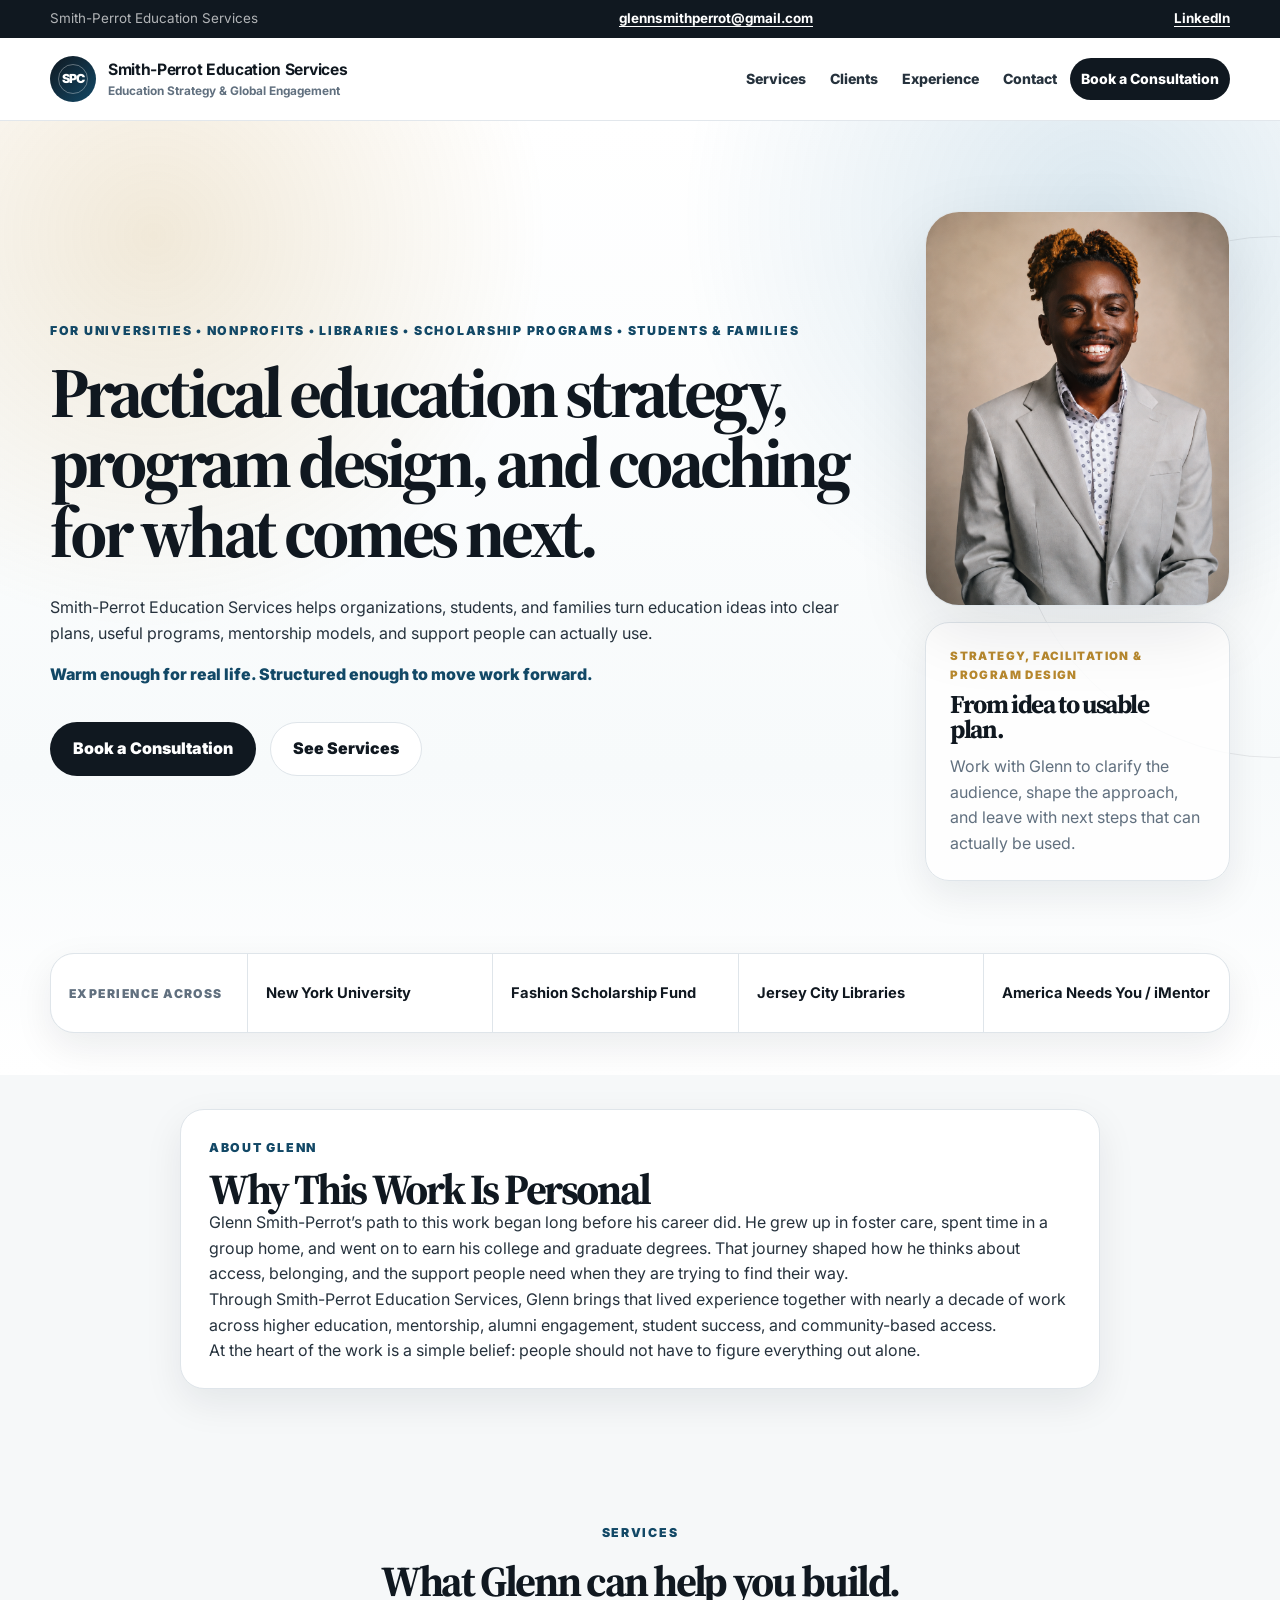
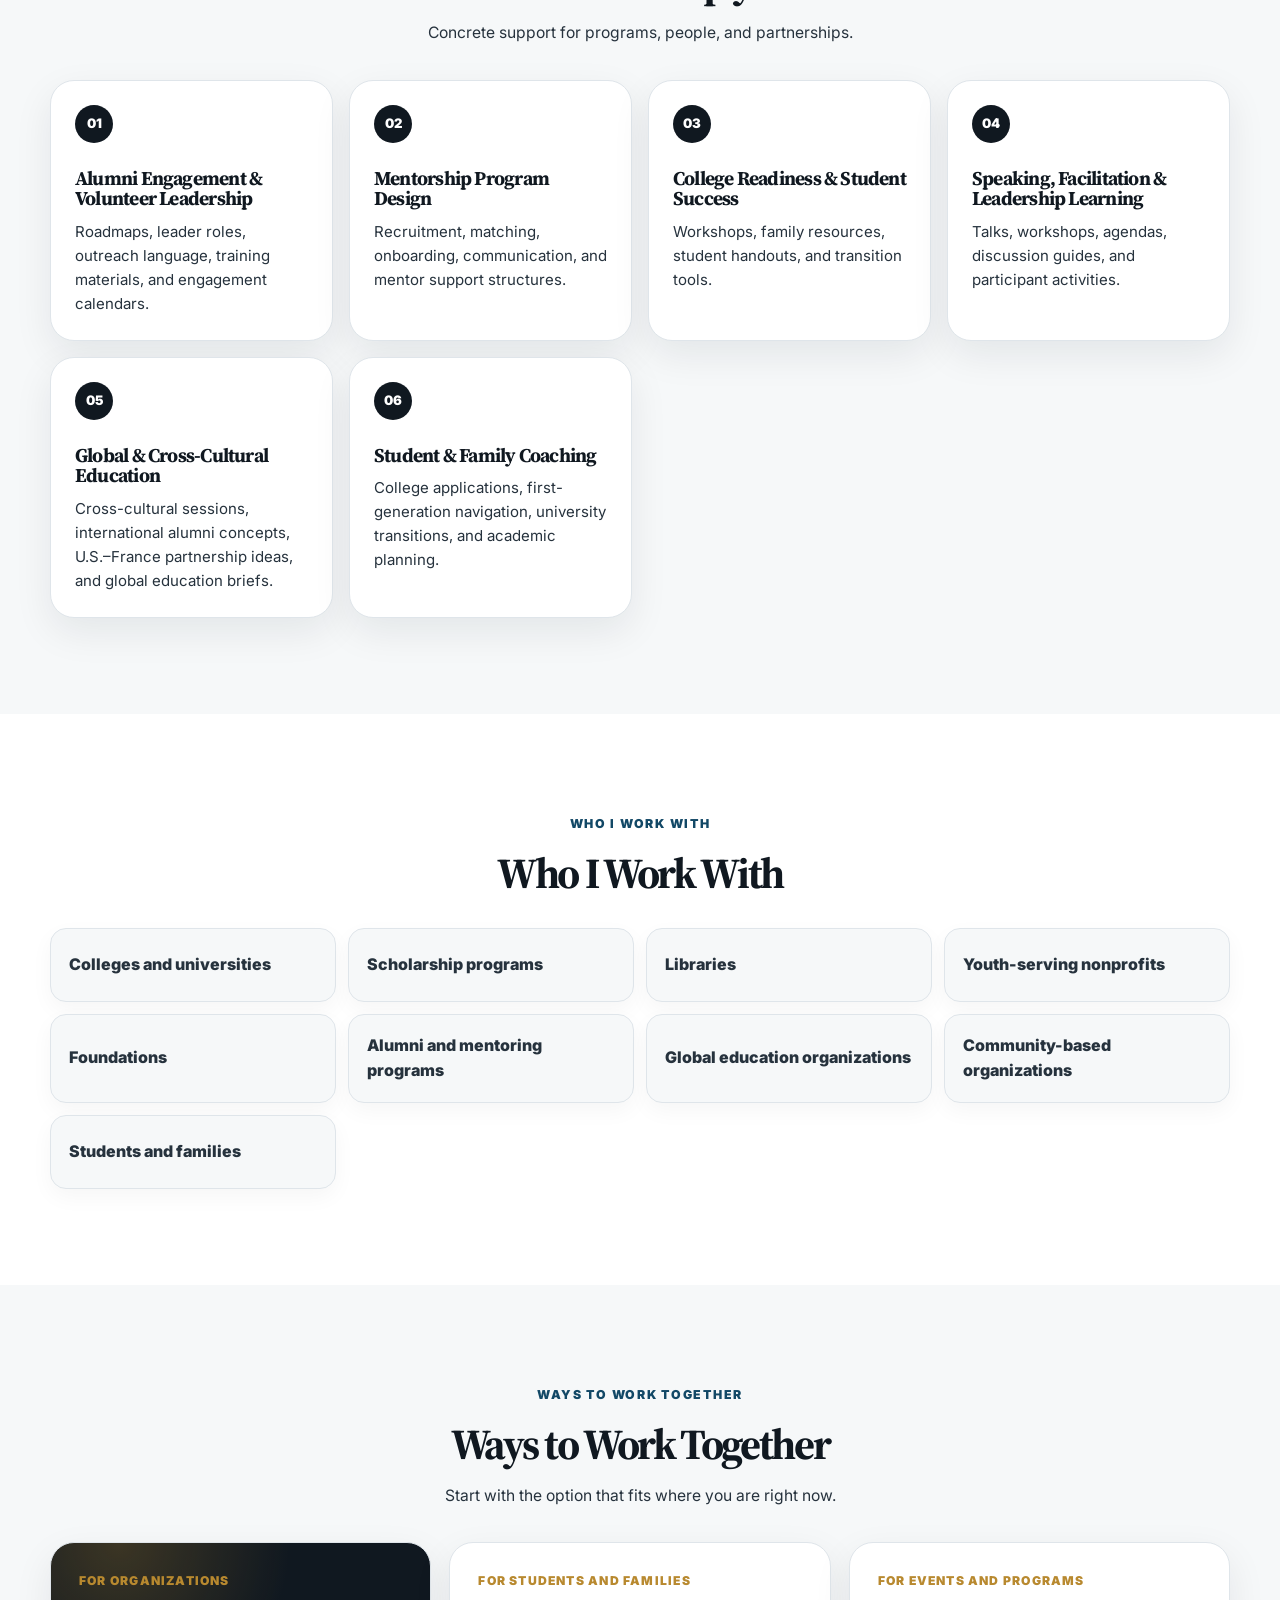
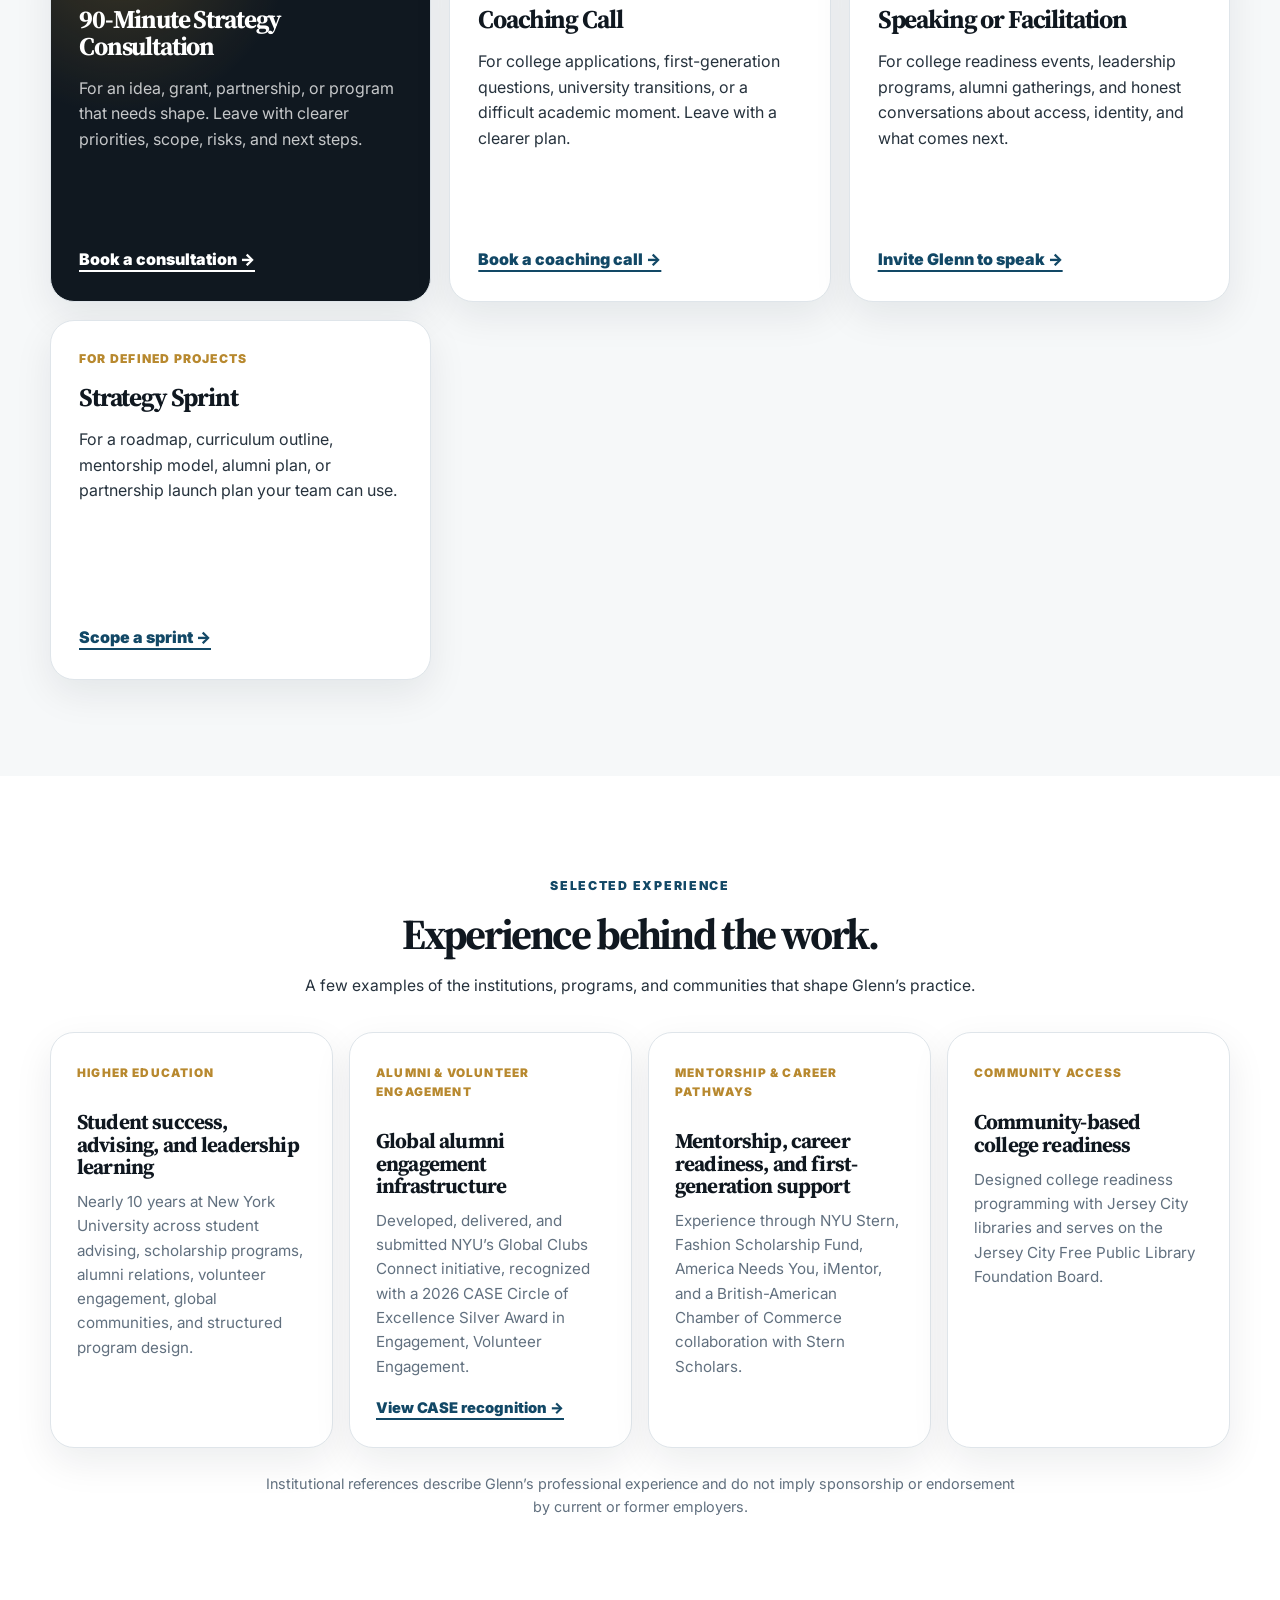
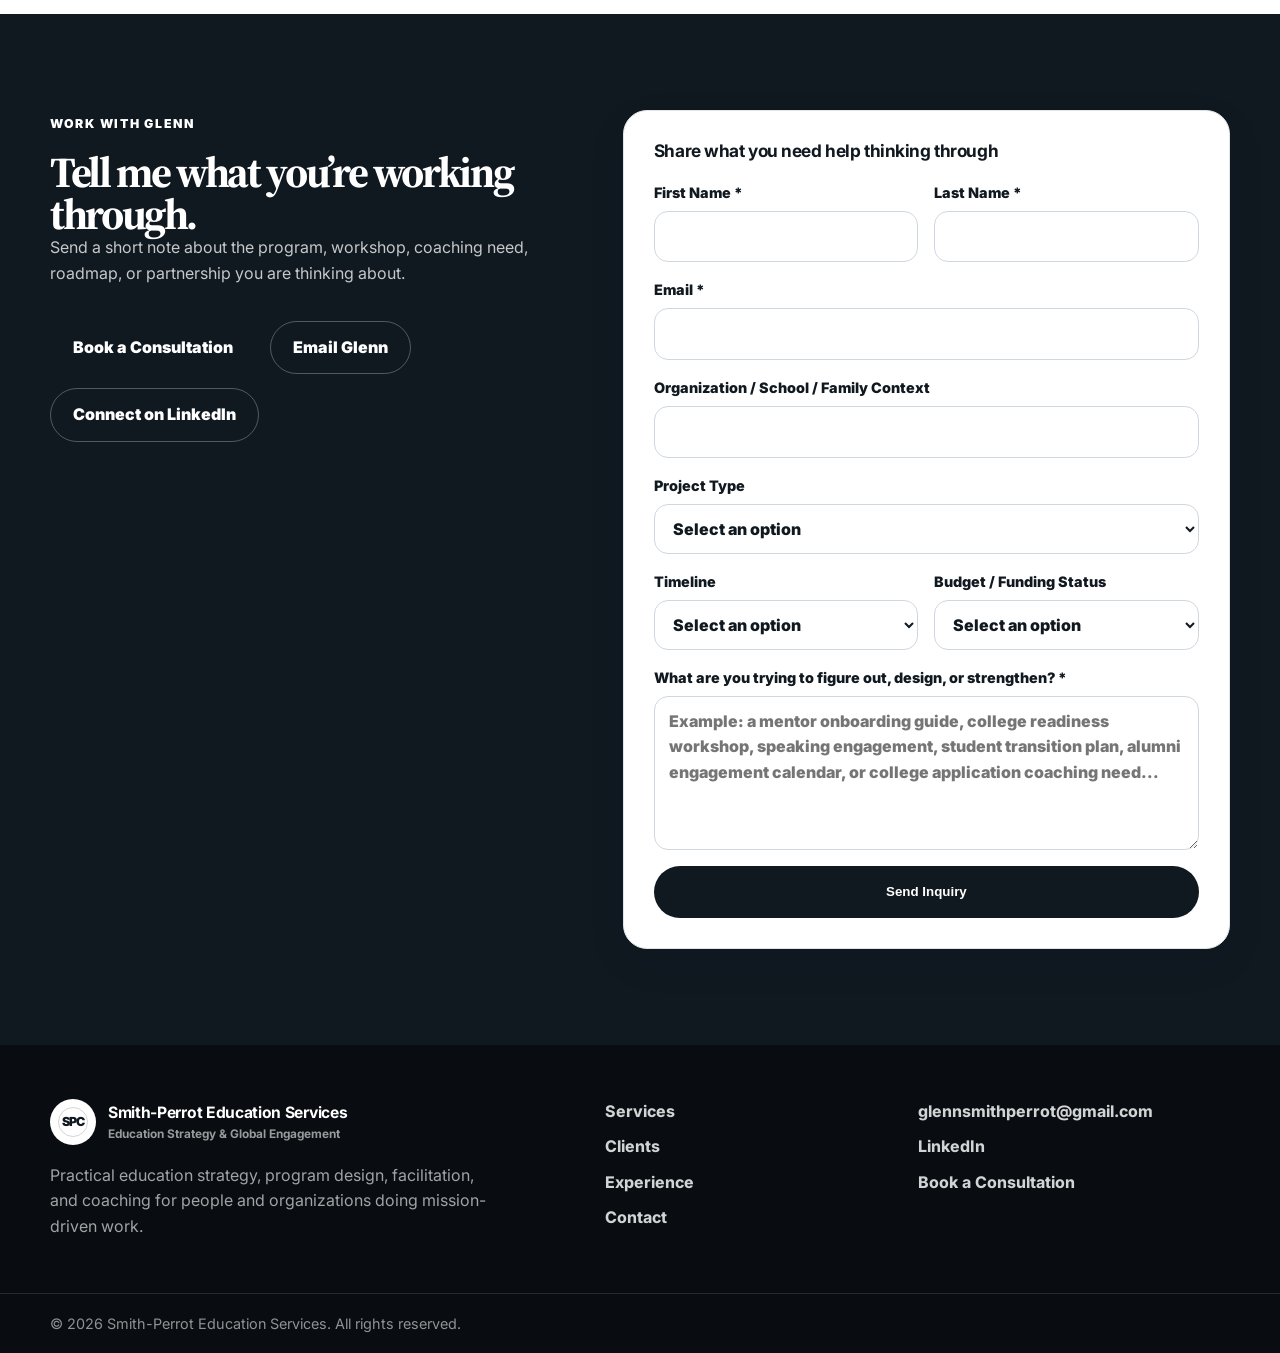
<file: index.html>
<!DOCTYPE html>
<html lang="en">
<head>
  <meta charset="UTF-8" />
  <meta name="viewport" content="width=device-width, initial-scale=1.0" />
  <meta name="description"
        content="Education strategy, program design, and facilitation for universities, nonprofits, libraries, scholarship programs, and mission-driven organizations." />
  <meta name="keywords"
        content="education strategy consulting, alumni engagement consulting, higher education consulting, nonprofit program design, mentorship program design, community engagement strategy, international education consulting, global alumni engagement, college readiness programming, leadership development facilitation" />
  <meta name="author" content="Glenn Smith-Perrot" />
  <meta property="og:title" content="Smith-Perrot Education Services | Education Strategy & Global Engagement" />
  <meta property="og:description" content="Practical education strategy, mentorship systems, alumni engagement, and college readiness programming for mission-driven organizations." />
  <meta property="og:type" content="website" />
  <meta property="og:image" content="website%20image.png" />
  <title>Smith-Perrot Education Services | Education Strategy & Global Engagement</title>

  <link rel="preconnect" href="https://fonts.googleapis.com" />
  <link rel="preconnect" href="https://fonts.gstatic.com" crossorigin />
  <link href="https://fonts.googleapis.com/css2?family=Inter:wght@400;500;600;700;800;900&family=Source+Serif+4:opsz,wght@8..60,500;8..60,650;8..60,750&display=swap"
        rel="stylesheet" />
  <link rel="icon" href="spc-logo.svg" type="image/svg+xml" />
  <link rel="stylesheet" href="style.css" />
</head>
<body>
  <a class="skip-link" href="#main-content">Skip to main content</a>

  <div class="announcement-bar">
    <div class="container announcement-inner">
      <span>Smith-Perrot Education Services</span>
      <a href="mailto:glennsmithperrot@gmail.com">glennsmithperrot@gmail.com</a>
      <a href="https://www.linkedin.com/in/glennsjsmithperrot/" target="_blank" rel="noopener noreferrer">LinkedIn</a>
    </div>
  </div>

  <nav class="site-nav" aria-label="Main navigation">
    <div class="container nav-inner">
      <a class="brand" href="index.html" aria-label="Glenn Smith-Perrot home">
        <span class="brand-mark">SPC</span>
        <span>
          <strong>Smith-Perrot Education Services</strong>
          <small>Education Strategy &amp; Global Engagement</small>
        </span>
      </a>

      <button class="nav-toggle" id="nav-toggle" aria-expanded="false" aria-controls="nav-links" aria-label="Toggle navigation">
        <span></span><span></span><span></span>
      </button>

      <ul class="nav-links" id="nav-links" role="list">
        <li><a href="#hire">Services</a></li>
        <li><a href="#audiences">Clients</a></li>
        <li><a href="#experience">Experience</a></li>
        <li><a href="#contact">Contact</a></li>
        <li><a class="nav-cta" href="https://calendar.app.google/Zt1WbYurNtRMJqs49" target="_blank" rel="noopener noreferrer">Book a Consultation</a></li>
      </ul>
    </div>
  </nav>

  <header class="hero" id="home">
    <div class="container hero-grid">
      <div class="hero-copy reveal">
        <p class="eyebrow">For Universities • Nonprofits • Libraries • Scholarship Programs • Students &amp; Families</p>
        <h1>Practical education strategy, program design, and coaching for what comes next.</h1>
        <p class="hero-lede">
          Smith-Perrot Education Services helps organizations, students, and families turn education ideas into clear plans, useful programs, mentorship models, and support people can actually use.
        </p>
        <p class="positioning-line">Warm enough for real life. Structured enough to move work forward.</p>
        <div class="hero-actions">
          <a class="btn btn-primary" href="https://calendar.app.google/Zt1WbYurNtRMJqs49" target="_blank" rel="noopener noreferrer">Book a Consultation</a>
          <a class="btn btn-secondary" href="#hire">See Services</a>
        </div>
      </div>

      <aside class="hero-panel reveal" aria-label="Glenn Smith-Perrot profile image and focus areas">
        <figure class="portrait-frame">
          <img src="website%20image.png" alt="Portrait of Glenn Smith-Perrot" loading="eager" decoding="async" />
        </figure>
        <div class="hero-card">
          <p class="card-kicker">Strategy, Facilitation &amp; Program Design</p>
          <h2>From idea to usable plan.</h2>
          <p>
            Work with Glenn to clarify the audience, shape the approach, and leave with next steps that can actually be used.
          </p>
        </div>
      </aside>
    </div>

    <div class="container credibility-strip reveal" aria-label="Featured experience">
      <span>Experience across</span>
      <strong>New York University</strong>
      <strong>Fashion Scholarship Fund</strong>
      <strong>Jersey City Libraries</strong>
      <strong>America Needs You / iMentor</strong>
    </div>
  </header>

  <main id="main-content">

    <section class="section family-note-section" id="about" aria-labelledby="about-heading">
      <div class="container">
        <div class="family-note reveal">
          <p class="eyebrow">About Glenn</p>
          <h2 id="about-heading">Why This Work Is Personal</h2>
          <p>Glenn Smith-Perrot’s path to this work began long before his career did. He grew up in foster care, spent time in a group home, and went on to earn his college and graduate degrees. That journey shaped how he thinks about access, belonging, and the support people need when they are trying to find their way.</p>
          <p>Through Smith-Perrot Education Services, Glenn brings that lived experience together with nearly a decade of work across higher education, mentorship, alumni engagement, student success, and community-based access.</p>
          <p>At the heart of the work is a simple belief: people should not have to figure everything out alone.</p>
        </div>
      </div>
    </section>
    <section class="section hire-section" id="hire" aria-labelledby="hire-heading">
      <div class="container">
        <div class="section-heading centered reveal">
          <p class="eyebrow">Services</p>
          <h2 id="hire-heading">What Glenn can help you build.</h2>
          <p class="section-lede">Concrete support for programs, people, and partnerships.</p>
        </div>

        <div class="hire-grid reveal">
          <article>
            <span>01</span>
            <h3>Alumni Engagement &amp; Volunteer Leadership</h3>
            <p>Roadmaps, leader roles, outreach language, training materials, and engagement calendars.</p>
          </article>
          <article>
            <span>02</span>
            <h3>Mentorship Program Design</h3>
            <p>Recruitment, matching, onboarding, communication, and mentor support structures.</p>
          </article>
          <article>
            <span>03</span>
            <h3>College Readiness &amp; Student Success</h3>
            <p>Workshops, family resources, student handouts, and transition tools.</p>
          </article>
          <article>
            <span>04</span>
            <h3>Speaking, Facilitation &amp; Leadership Learning</h3>
            <p>Talks, workshops, agendas, discussion guides, and participant activities.</p>
          </article>
          <article>
            <span>05</span>
            <h3>Global &amp; Cross-Cultural Education</h3>
            <p>Cross-cultural sessions, international alumni concepts, U.S.–France partnership ideas, and global education briefs.</p>
          </article>
          <article>
            <span>06</span>
            <h3>Student &amp; Family Coaching</h3>
            <p>College applications, first-generation navigation, university transitions, and academic planning.</p>
          </article>
        </div>
      </div>
    </section>

    <section class="section audience-section" id="audiences">
      <div class="container">
        <div class="section-heading centered reveal">
          <p class="eyebrow">Who I Work With</p>
          <h2>Who I Work With</h2>
        </div>
        <div class="audience-grid reveal" aria-label="Client audiences">
          <span>Colleges and universities</span>
          <span>Scholarship programs</span>
          <span>Libraries</span>
          <span>Youth-serving nonprofits</span>
          <span>Foundations</span>
          <span>Alumni and mentoring programs</span>
          <span>Global education organizations</span>
          <span>Community-based organizations</span>
          <span>Students and families</span>
        </div>
      </div>
    </section>

    <section class="section start-section" id="start">
      <div class="container">
        <div class="section-heading centered reveal">
          <p class="eyebrow">Ways to Work Together</p>
          <h2>Ways to Work Together</h2>
          <p class="section-lede">Start with the option that fits where you are right now.</p>
        </div>

        <div class="start-grid reveal">
          <article class="start-card featured-start">
            <span>For organizations</span>
            <h3>90-Minute Strategy Consultation</h3>
            <p>For an idea, grant, partnership, or program that needs shape. Leave with clearer priorities, scope, risks, and next steps.</p>
            <a class="text-link" href="https://calendar.app.google/Zt1WbYurNtRMJqs49" target="_blank" rel="noopener noreferrer">Book a consultation →</a>
          </article>

          <article class="start-card">
            <span>For students and families</span>
            <h3>Coaching Call</h3>
            <p>For college applications, first-generation questions, university transitions, or a difficult academic moment. Leave with a clearer plan.</p>
            <a class="text-link" href="https://calendar.app.google/Zt1WbYurNtRMJqs49" target="_blank" rel="noopener noreferrer">Book a coaching call →</a>
          </article>

          <article class="start-card">
            <span>For events and programs</span>
            <h3>Speaking or Facilitation</h3>
            <p>For college readiness events, leadership programs, alumni gatherings, and honest conversations about access, identity, and what comes next.</p>
            <a class="text-link" href="#contact">Invite Glenn to speak →</a>
          </article>

          <article class="start-card">
            <span>For defined projects</span>
            <h3>Strategy Sprint</h3>
            <p>For a roadmap, curriculum outline, mentorship model, alumni plan, or partnership launch plan your team can use.</p>
            <a class="text-link" href="#contact">Scope a sprint →</a>
          </article>
        </div>
      </div>
    </section>

    <section class="section proof-section" id="experience">
      <div class="container">
        <div class="section-heading centered reveal">
          <p class="eyebrow">Selected Experience</p>
          <h2>Experience behind the work.</h2>
          <p class="section-lede">A few examples of the institutions, programs, and communities that shape Glenn’s practice.</p>
        </div>

        <div class="proof-grid reveal compact-proof-grid">
          <article class="proof-card">
            <span>Higher Education</span>
            <h3>Student success, advising, and leadership learning</h3>
            <p>Nearly 10 years at New York University across student advising, scholarship programs, alumni relations, volunteer engagement, global communities, and structured program design.</p>
          </article>
          <article class="proof-card">
            <span>Alumni &amp; Volunteer Engagement</span>
            <h3>Global alumni engagement infrastructure</h3>
            <p>Developed, delivered, and submitted NYU’s Global Clubs Connect initiative, recognized with a 2026 CASE Circle of Excellence Silver Award in Engagement, Volunteer Engagement.</p>
            <a class="text-link proof-link" href="https://www.case.org/awards/circle-excellence/2026/nyus-global-clubs-connect" target="_blank" rel="noopener noreferrer">View CASE recognition →</a>
          </article>
          <article class="proof-card">
            <span>Mentorship &amp; Career Pathways</span>
            <h3>Mentorship, career readiness, and first-generation support</h3>
            <p>Experience through NYU Stern, Fashion Scholarship Fund, America Needs You, iMentor, and a British-American Chamber of Commerce collaboration with Stern Scholars.</p>
          </article>
          <article class="proof-card">
            <span>Community Access</span>
            <h3>Community-based college readiness</h3>
            <p>Designed college readiness programming with Jersey City libraries and serves on the Jersey City Free Public Library Foundation Board.</p>
          </article>
        </div>
        <p class="experience-note reveal">Institutional references describe Glenn’s professional experience and do not imply sponsorship or endorsement by current or former employers.</p>
      </div>
    </section>

    <section class="section contact-section" id="contact">
      <div class="container contact-grid">
        <div class="contact-copy reveal">
          <p class="eyebrow">Work With Glenn</p>
          <h2>Tell me what you’re working through.</h2>
          <p>
            Send a short note about the program, workshop, coaching need, roadmap, or partnership you are thinking about.
          </p>
          <div class="contact-actions">
            <a class="btn btn-primary" href="https://calendar.app.google/Zt1WbYurNtRMJqs49" target="_blank" rel="noopener noreferrer">Book a Consultation</a>
            <a class="btn btn-secondary" href="mailto:glennsmithperrot@gmail.com">Email Glenn</a>
            <a class="btn btn-secondary" href="https://www.linkedin.com/in/glennsjsmithperrot/" target="_blank" rel="noopener noreferrer">Connect on LinkedIn</a>
          </div>
        </div>

        <form class="contact-form reveal" id="contact-form" action="https://formspree.io/f/mzzvwznn" method="POST" novalidate>
          <h3>Share what you need help thinking through</h3>
          <div class="form-row">
            <label>
              <span>First Name *</span>
              <input type="text" name="first_name" autocomplete="given-name" required />
            </label>
            <label>
              <span>Last Name *</span>
              <input type="text" name="last_name" autocomplete="family-name" required />
            </label>
          </div>
          <label>
            <span>Email *</span>
            <input type="email" name="email" autocomplete="email" required />
          </label>
          <label>
            <span>Organization / School / Family Context</span>
            <input type="text" name="organization" autocomplete="organization" />
          </label>
          <label>
            <span>Project Type</span>
            <select name="project_type">
              <option value="">Select an option</option>
              <option>90-Minute Strategy Consultation</option>
              <option>Coaching Call for Student or Family</option>
              <option>Speaking, Workshop, or Facilitation</option>
              <option>Four to Six Week Strategy Sprint</option>
              <option>Eight to Twelve Week Program Design Project</option>
              <option>Custom Project</option>
            </select>
          </label>
          <div class="form-row">
            <label>
              <span>Timeline</span>
              <select name="timeline">
                <option value="">Select an option</option>
                <option>ASAP / next 2 weeks</option>
                <option>Next 30 days</option>
                <option>1–3 months</option>
                <option>3+ months</option>
                <option>Still exploring</option>
              </select>
            </label>
            <label>
              <span>Budget / Funding Status</span>
              <select name="budget_status">
                <option value="">Select an option</option>
                <option>Budget approved</option>
                <option>Budget likely but not final</option>
                <option>Seeking funding or grant support</option>
                <option>Need help scoping before pricing</option>
              </select>
            </label>
          </div>
          <label>
            <span>What are you trying to figure out, design, or strengthen? *</span>
            <textarea name="project_need" rows="5" required placeholder="Example: a mentor onboarding guide, college readiness workshop, speaking engagement, student transition plan, alumni engagement calendar, or college application coaching need..."></textarea>
          </label>
          <input type="text" name="_gotcha" class="hidden-field" tabindex="-1" autocomplete="off" />
          <button class="btn btn-primary" id="contact-submit" type="submit">Send Inquiry</button>
          <div class="form-msg" id="contact-msg" role="status" aria-live="polite"></div>
        </form>
      </div>
    </section>
  </main>

  <footer class="site-footer">
    <div class="container footer-grid">
      <div>
        <a class="brand footer-brand" href="index.html">
          <span class="brand-mark">SPC</span>
          <span>
            <strong>Smith-Perrot Education Services</strong>
            <small>Education Strategy &amp; Global Engagement</small>
          </span>
        </a>
        <p>Practical education strategy, program design, facilitation, and coaching for people and organizations doing mission-driven work.</p>
      </div>
      <nav aria-label="Footer navigation">
        <a href="#hire">Services</a>
        <a href="#audiences">Clients</a>
        <a href="#experience">Experience</a>
        <a href="#contact">Contact</a>
      </nav>
      <div class="footer-contact">
        <a href="mailto:glennsmithperrot@gmail.com">glennsmithperrot@gmail.com</a>
        <a href="https://www.linkedin.com/in/glennsjsmithperrot/" target="_blank" rel="noopener noreferrer">LinkedIn</a>
        <a href="https://calendar.app.google/Zt1WbYurNtRMJqs49" target="_blank" rel="noopener noreferrer">Book a Consultation</a>
      </div>
    </div>
    <div class="footer-bottom">
      <div class="container">
        <p>&copy; <span id="year"></span> Smith-Perrot Education Services. All rights reserved.</p>
      </div>
    </div>
  </footer>

  <button id="scroll-top" aria-label="Scroll to top">↑</button>
  <script src="script.js"></script>
</body>
</html>
</file>
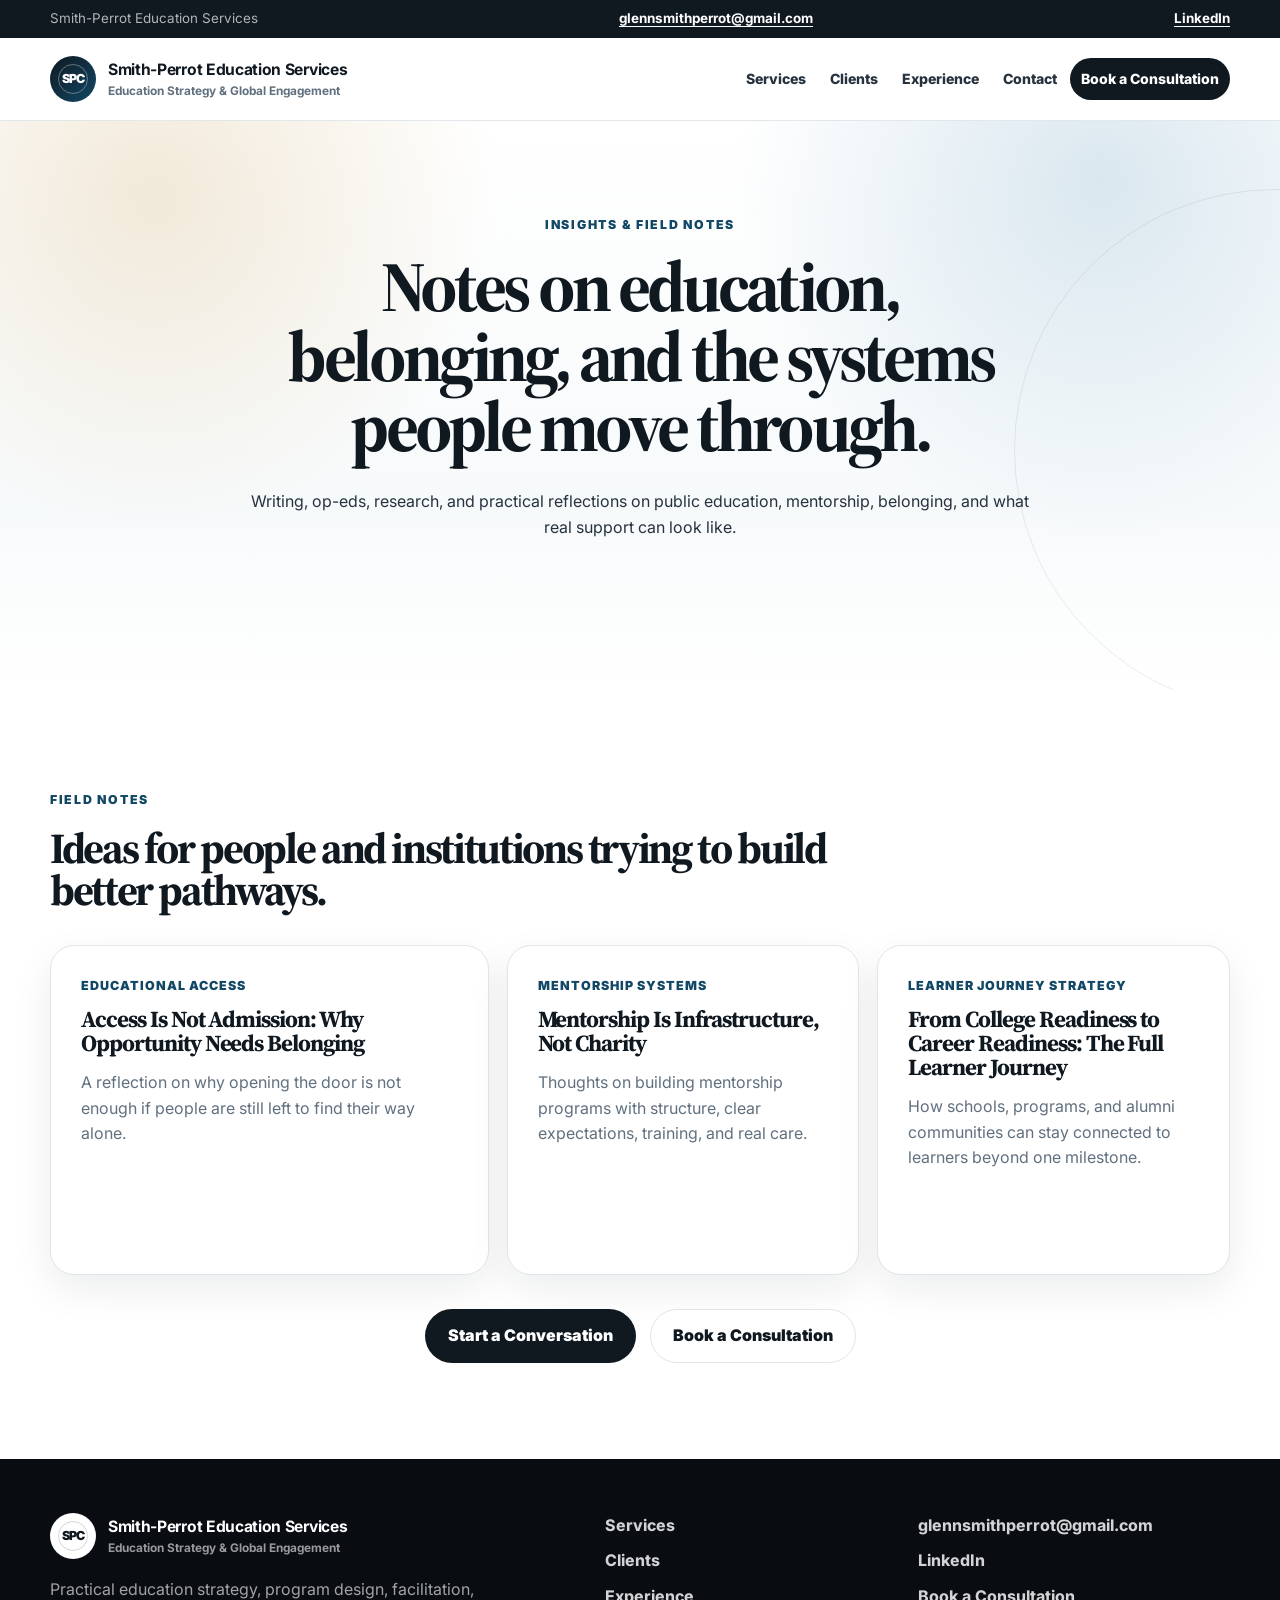
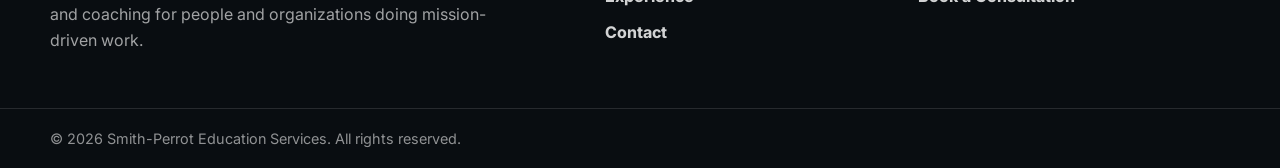
<file: blog.html>
<!DOCTYPE html>
<html lang="en">
<head>
  <meta charset="UTF-8" />
  <meta name="viewport" content="width=device-width, initial-scale=1.0" />
  <meta name="description"
        content="Field notes from Glenn Smith-Perrot on public education, mentorship, learner journeys, belonging, and the systems that help people find their way forward." />
  <title>Insights | Smith-Perrot Education Services</title>

  <link rel="preconnect" href="https://fonts.googleapis.com" />
  <link rel="preconnect" href="https://fonts.gstatic.com" crossorigin />
  <link href="https://fonts.googleapis.com/css2?family=Inter:wght@400;500;600;700;800;900&family=Source+Serif+4:opsz,wght@8..60,500;8..60,650;8..60,750&display=swap"
        rel="stylesheet" />
  <link rel="icon" href="spc-logo.svg" type="image/svg+xml" />
  <link rel="stylesheet" href="style.css" />
</head>
<body>
  <a class="skip-link" href="#main-content">Skip to main content</a>

  <div class="announcement-bar">
    <div class="container announcement-inner">
      <span>Smith-Perrot Education Services</span>
      <a href="mailto:glennsmithperrot@gmail.com">glennsmithperrot@gmail.com</a>
      <a href="https://www.linkedin.com/in/glennsjsmithperrot/" target="_blank" rel="noopener noreferrer">LinkedIn</a>
    </div>
  </div>

  <nav class="site-nav" aria-label="Main navigation">
    <div class="container nav-inner">
      <a class="brand" href="index.html" aria-label="Glenn Smith-Perrot home">
        <span class="brand-mark">SPC</span>
        <span>
          <strong>Smith-Perrot Education Services</strong>
          <small>Education Strategy &amp; Global Engagement</small>
        </span>
      </a>

      <button class="nav-toggle" id="nav-toggle" aria-expanded="false" aria-controls="nav-links" aria-label="Toggle navigation">
        <span></span><span></span><span></span>
      </button>

      <ul class="nav-links" id="nav-links" role="list">
        <li><a href="index.html#hire">Services</a></li>
        <li><a href="index.html#audiences">Clients</a></li>
        <li><a href="index.html#experience">Experience</a></li>
        <li><a href="index.html#contact">Contact</a></li>
        <li><a class="nav-cta" href="https://calendar.app.google/Zt1WbYurNtRMJqs49" target="_blank" rel="noopener noreferrer">Book a Consultation</a></li>
      </ul>
    </div>
  </nav>

  <header class="hero page-hero-alt">
    <div class="container">
      <div class="section-heading centered reveal">
        <p class="eyebrow">Insights &amp; Field Notes</p>
        <h1>Notes on education, belonging, and the systems people move through.</h1>
        <p class="hero-lede centered-text">
          Writing, op-eds, research, and practical reflections on public education, mentorship, belonging, and what real support can look like.
        </p>
      </div>
    </div>
  </header>

  <main id="main-content">
    <section class="section">
      <div class="container">
        <div class="section-heading reveal">
          <p class="eyebrow">Field Notes</p>
          <h2>Ideas for people and institutions trying to build better pathways.</h2>
        </div>
        <div class="publication-grid reveal">
          <article class="publication-card">
            <div>
              <p class="pub-source">Educational Access</p>
              <h3>Access Is Not Admission: Why Opportunity Needs Belonging</h3>
              <p>A reflection on why opening the door is not enough if people are still left to find their way alone.</p>
            </div>
          </article>
          <article class="publication-card">
            <div>
              <p class="pub-source">Mentorship Systems</p>
              <h3>Mentorship Is Infrastructure, Not Charity</h3>
              <p>Thoughts on building mentorship programs with structure, clear expectations, training, and real care.</p>
            </div>
          </article>
          <article class="publication-card">
            <div>
              <p class="pub-source">Learner Journey Strategy</p>
              <h3>From College Readiness to Career Readiness: The Full Learner Journey</h3>
              <p>How schools, programs, and alumni communities can stay connected to learners beyond one milestone.</p>
            </div>
          </article>
        </div>
        <div class="hero-actions centered-actions reveal">
          <a class="btn btn-primary" href="index.html#contact">Start a Conversation</a>
          <a class="btn btn-secondary" href="https://calendar.app.google/Zt1WbYurNtRMJqs49" target="_blank" rel="noopener noreferrer">Book a Consultation</a>
        </div>
      </div>
    </section>
  </main>

  <footer class="site-footer">
    <div class="container footer-grid">
      <div>
        <a class="brand footer-brand" href="index.html">
          <span class="brand-mark">SPC</span>
          <span>
            <strong>Smith-Perrot Education Services</strong>
            <small>Education Strategy &amp; Global Engagement</small>
          </span>
        </a>
        <p>Practical education strategy, program design, facilitation, and coaching for people and organizations doing mission-driven work.</p>
      </div>
      <nav aria-label="Footer navigation">
        <a href="index.html#hire">Services</a>
        <a href="index.html#audiences">Clients</a>
        <a href="index.html#experience">Experience</a>
        <a href="index.html#contact">Contact</a>
      </nav>
      <div class="footer-contact">
        <a href="mailto:glennsmithperrot@gmail.com">glennsmithperrot@gmail.com</a>
        <a href="https://www.linkedin.com/in/glennsjsmithperrot/" target="_blank" rel="noopener noreferrer">LinkedIn</a>
        <a href="https://calendar.app.google/Zt1WbYurNtRMJqs49" target="_blank" rel="noopener noreferrer">Book a Consultation</a>
      </div>
    </div>
    <div class="footer-bottom">
      <div class="container">
        <p>&copy; <span id="year"></span> Smith-Perrot Education Services. All rights reserved.</p>
      </div>
    </div>
  </footer>

  <button id="scroll-top" aria-label="Scroll to top">↑</button>
  <script src="script.js"></script>
</body>
</html>
</file>
<file: style.css>
:root {
  --ink: #101820;
  --ink-2: #26323d;
  --muted: #61707f;
  --line: #dfe5ea;
  --paper: #ffffff;
  --paper-soft: #f6f8f9;
  --mist: #eef5f8;
  --blue: #1d6f9f;
  --blue-dark: #124866;
  --gold: #b8892f;
  --gold-soft: #f7ecd4;
  --sage: #dce8df;
  --shadow: 0 24px 70px rgba(16, 24, 32, 0.10);
  --shadow-soft: 0 14px 38px rgba(16, 24, 32, 0.08);
  --radius-xl: 34px;
  --radius-lg: 24px;
  --radius-md: 16px;
  --max: 1180px;
}

* { box-sizing: border-box; }

html {
  scroll-behavior: smooth;
  scroll-padding-top: 110px;
}

body {
  margin: 0;
  color: var(--ink);
  background: var(--paper);
  font-family: "Inter", system-ui, -apple-system, BlinkMacSystemFont, "Segoe UI", sans-serif;
  line-height: 1.6;
  text-rendering: optimizeLegibility;
}

body.nav-open { overflow: hidden; }

img { display: block; max-width: 100%; }
a { color: inherit; text-decoration: none; }
p { margin: 0; color: var(--muted); }

h1, h2, h3 {
  margin: 0;
  color: var(--ink);
  line-height: 0.98;
  letter-spacing: -0.055em;
}

h1, h2 { font-family: "Source Serif 4", Georgia, serif; }
h1 { font-size: clamp(3.4rem, 8.5vw, 7.8rem); max-width: 980px; }
h2 { font-size: clamp(2.3rem, 4.6vw, 5rem); }
h3 { font-size: 1.18rem; line-height: 1.15; letter-spacing: -0.025em; }

.container {
  width: min(var(--max), calc(100% - 44px));
  margin: 0 auto;
}

.skip-link {
  position: absolute;
  left: -999px;
  top: 14px;
  z-index: 999;
  padding: 10px 14px;
  border-radius: 999px;
  color: #fff;
  background: var(--ink);
}
.skip-link:focus { left: 14px; }

.announcement-bar {
  color: rgba(255,255,255,0.86);
  background: var(--ink);
  font-size: 0.84rem;
}
.announcement-inner {
  min-height: 38px;
  display: flex;
  justify-content: space-between;
  align-items: center;
  gap: 14px;
}
.announcement-inner span { color: rgba(255,255,255,0.68); }
.announcement-inner a { color: #fff; font-weight: 700; text-decoration: underline; text-underline-offset: 3px; }

.site-nav {
  position: sticky;
  top: 0;
  z-index: 100;
  border-bottom: 1px solid rgba(223,229,234,0.9);
  background: rgba(255,255,255,0.88);
  backdrop-filter: blur(18px);
}
.nav-inner {
  min-height: 82px;
  display: flex;
  align-items: center;
  justify-content: space-between;
  gap: 28px;
}
.brand {
  display: inline-flex;
  align-items: center;
  gap: 12px;
  min-width: 240px;
}
.brand-mark {
  display: inline-grid;
  place-items: center;
  width: 46px;
  height: 46px;
  border-radius: 50%;
  color: #fff;
  background: linear-gradient(135deg, var(--ink), var(--blue-dark));
  font-weight: 900;
  letter-spacing: -0.06em;
}
.brand strong { display: block; color: var(--ink); font-size: 0.98rem; letter-spacing: -0.02em; }
.brand small { display: block; color: var(--muted); font-size: 0.74rem; font-weight: 700; }

.nav-links {
  display: flex;
  align-items: center;
  gap: 2px;
  margin: 0;
  padding: 0;
  list-style: none;
}
.nav-links a {
  display: inline-flex;
  align-items: center;
  min-height: 42px;
  padding: 8px 11px;
  border-radius: 999px;
  color: var(--ink-2);
  font-size: 0.88rem;
  font-weight: 800;
  transition: background 180ms ease, color 180ms ease, transform 180ms ease;
}
.nav-links a:hover,
.nav-links a:focus-visible,
.nav-links a.active {
  color: var(--blue-dark);
  background: var(--mist);
  outline: none;
}
.nav-links .nav-cta {
  color: #fff;
  background: var(--ink);
}
.nav-links .nav-cta:hover { color: #fff; background: var(--blue-dark); transform: translateY(-1px); }

.nav-toggle {
  display: none;
  width: 46px;
  height: 46px;
  border: 1px solid var(--line);
  border-radius: 50%;
  background: #fff;
  cursor: pointer;
}
.nav-toggle span {
  display: block;
  width: 20px;
  height: 2px;
  margin: 5px auto;
  background: var(--ink);
  border-radius: 999px;
  transition: transform 180ms ease, opacity 180ms ease;
}
.nav-toggle.open span:nth-child(1) { transform: translateY(7px) rotate(45deg); }
.nav-toggle.open span:nth-child(2) { opacity: 0; }
.nav-toggle.open span:nth-child(3) { transform: translateY(-7px) rotate(-45deg); }

.hero {
  position: relative;
  overflow: hidden;
  padding: clamp(72px, 9vw, 128px) 0 42px;
  background:
    radial-gradient(circle at 12% 12%, rgba(184,137,47,0.18), transparent 28%),
    radial-gradient(circle at 86% 10%, rgba(29,111,159,0.16), transparent 30%),
    linear-gradient(180deg, #fff, #f7fafb 68%, #fff);
}
.hero::before {
  content: "";
  position: absolute;
  inset: 12% -20% auto auto;
  width: 520px;
  height: 520px;
  border: 1px solid rgba(16,24,32,0.08);
  border-radius: 50%;
}
.hero-grid {
  position: relative;
  display: grid;
  grid-template-columns: minmax(0, 1.45fr) minmax(300px, 0.55fr);
  gap: clamp(34px, 6vw, 72px);
  align-items: center;
}
.eyebrow {
  display: inline-flex;
  width: fit-content;
  margin-bottom: 18px;
  color: var(--blue-dark);
  font-size: 0.77rem;
  font-weight: 900;
  letter-spacing: 0.14em;
  text-transform: uppercase;
}
.hero h1 span {
  color: var(--blue-dark);
  font-style: italic;
}
.hero-lede {
  max-width: 760px;
  margin-top: 28px;
  color: var(--ink-2);
  font-size: clamp(1.08rem, 1.6vw, 1.3rem);
}
.hero-actions,
.contact-actions {
  display: flex;
  flex-wrap: wrap;
  gap: 14px;
  margin-top: 34px;
}
.btn {
  display: inline-flex;
  align-items: center;
  justify-content: center;
  min-height: 52px;
  padding: 13px 22px;
  border: 1px solid transparent;
  border-radius: 999px;
  font-weight: 900;
  cursor: pointer;
  transition: transform 180ms ease, box-shadow 180ms ease, background 180ms ease, border-color 180ms ease;
}
.btn:hover,
.btn:focus-visible {
  transform: translateY(-2px);
  box-shadow: var(--shadow-soft);
  outline: none;
}
.btn-primary { color: #fff; background: var(--ink); }
.btn-primary:hover { background: var(--blue-dark); }
.btn-secondary { color: var(--ink); background: #fff; border-color: var(--line); }

.hero-panel {
  display: grid;
  gap: 16px;
}
.portrait-frame {
  position: relative;
  margin: 0;
  overflow: hidden;
  border-radius: var(--radius-xl);
  border: 1px solid rgba(223,229,234,0.95);
  background: #f4f7f8;
  box-shadow: var(--shadow);
}
.portrait-frame::after {
  content: "";
  position: absolute;
  inset: 0;
  background:
    linear-gradient(180deg, rgba(255,255,255,0.02) 45%, rgba(29,111,159,0.08)),
    radial-gradient(circle at 20% 10%, rgba(184,137,47,0.10), transparent 34%);
  pointer-events: none;
}
.portrait-frame img {
  width: 100%;
  aspect-ratio: 4 / 5.2;
  object-fit: cover;
  object-position: center 18%;
}
.hero-card {
  padding: 24px;
  border: 1px solid var(--line);
  border-radius: var(--radius-lg);
  background: rgba(255,255,255,0.84);
  box-shadow: var(--shadow-soft);
}
.card-kicker {
  margin-bottom: 8px;
  color: var(--gold);
  font-size: 0.72rem;
  font-weight: 900;
  letter-spacing: 0.12em;
  text-transform: uppercase;
}
.hero-card h2 {
  margin-bottom: 12px;
  font-size: clamp(1.55rem, 2.4vw, 2.1rem);
}

.credibility-strip {
  position: relative;
  z-index: 1;
  display: grid;
  grid-template-columns: 0.8fr repeat(4, 1fr);
  gap: 1px;
  margin-top: clamp(46px, 7vw, 72px);
  overflow: hidden;
  border: 1px solid var(--line);
  border-radius: var(--radius-lg);
  background: var(--line);
  box-shadow: var(--shadow-soft);
}
.credibility-strip span,
.credibility-strip strong {
  min-height: 78px;
  display: flex;
  align-items: center;
  padding: 18px;
  background: #fff;
}
.credibility-strip span { color: var(--muted); font-size: 0.76rem; font-weight: 900; letter-spacing: 0.12em; text-transform: uppercase; }
.credibility-strip strong { color: var(--ink); font-size: 0.92rem; }

.section { padding: clamp(76px, 9vw, 122px) 0; }
.section:nth-of-type(even) { background: var(--paper-soft); }
.section-heading { max-width: 860px; margin-bottom: 40px; }
.section-heading.centered,
.centered { margin-inline: auto; text-align: center; }
.section-intro h2 { max-width: 770px; }

.profile-grid,
.global-grid,
.speaking-grid,
.research-grid,
.contact-grid {
  display: grid;
  grid-template-columns: minmax(0, 0.9fr) minmax(0, 1.1fr);
  gap: clamp(30px, 6vw, 76px);
  align-items: start;
}
.profile-copy {
  padding-top: 40px;
  border-top: 1px solid var(--line);
}
.profile-copy p {
  color: var(--ink-2);
  font-size: 1.08rem;
}
.profile-copy p + p { margin-top: 22px; }

.metric-grid {
  display: grid;
  grid-template-columns: repeat(4, minmax(0, 1fr));
  gap: 18px;
}
.metric-card,
.engagement-card,
.global-card,
.research-card,
.contact-form,
.logo-grid article,
.speaking-list article {
  border: 1px solid var(--line);
  border-radius: var(--radius-lg);
  background: #fff;
  box-shadow: var(--shadow-soft);
}
.metric-card {
  min-height: 230px;
  display: flex;
  flex-direction: column;
  justify-content: space-between;
  padding: 28px;
}
.metric-card strong {
  color: var(--blue-dark);
  font-family: "Source Serif 4", Georgia, serif;
  font-size: clamp(2.35rem, 4.2vw, 4rem);
  line-height: 1;
  letter-spacing: -0.06em;
}
.metric-card span { color: var(--muted); font-weight: 700; }

.logo-grid {
  display: grid;
  grid-template-columns: repeat(4, minmax(0, 1fr));
  gap: 18px;
}
.logo-grid article {
  padding: 26px;
  min-height: 220px;
}
.logo-grid span {
  display: block;
  margin-bottom: 44px;
  color: var(--ink);
  font-family: "Source Serif 4", Georgia, serif;
  font-size: 1.52rem;
  font-weight: 750;
  line-height: 1.05;
  letter-spacing: -0.04em;
}
.logo-grid p { font-size: 0.95rem; }

.engagement-grid {
  display: grid;
  grid-template-columns: repeat(3, minmax(0, 1fr));
  gap: 18px;
}
.engagement-card {
  min-height: 275px;
  padding: 28px;
  position: relative;
  overflow: hidden;
}
.engagement-card::before {
  content: "";
  position: absolute;
  inset: 0 0 auto;
  height: 5px;
  background: linear-gradient(90deg, var(--blue-dark), var(--gold));
}
.engagement-card span {
  display: inline-block;
  margin-bottom: 54px;
  color: var(--gold);
  font-weight: 900;
}
.engagement-card h3 { margin-bottom: 14px; font-size: 1.35rem; }
.featured-card {
  color: #fff;
  background: var(--ink);
}
.featured-card h3,
.featured-card p { color: #fff; }
.featured-card p { color: rgba(255,255,255,0.74); }

.global-section {
  color: var(--ink);
  background:
    radial-gradient(circle at 12% 8%, rgba(184,137,47,0.14), transparent 28%),
    radial-gradient(circle at 88% 12%, rgba(29,111,159,0.12), transparent 28%),
    linear-gradient(180deg, #f8fafb 0%, #eef5f8 100%);
}
.global-section h2,
.global-section p { color: var(--ink); }
.global-section .eyebrow { color: var(--blue-dark); }
.global-copy p:not(.eyebrow) { max-width: 620px; color: var(--ink-2); font-size: 1.08rem; }
.global-card { padding: 30px; background: #fff; border-color: var(--line); box-shadow: var(--shadow-soft); }
.global-card h3 { color: var(--ink); margin-bottom: 18px; }
.check-list { list-style: none; margin: 0; padding: 0; }
.check-list li {
  position: relative;
  padding-left: 28px;
  margin-bottom: 12px;
  color: var(--muted);
  font-weight: 700;
}
.check-list li::before {
  content: "✓";
  position: absolute;
  left: 0;
  color: var(--gold);
  font-weight: 900;
}
.premium-list li { color: var(--ink-2); }

.speaking-list {
  display: grid;
  gap: 16px;
}
.speaking-list article { padding: 26px; }
.speaking-list h3 { margin-bottom: 8px; }

.research-card { padding: clamp(30px, 5vw, 50px); }
.research-card h2 { margin-bottom: 18px; }
.research-card p + p { margin-top: 18px; }
.note { color: var(--blue-dark); font-weight: 800; }
.research-topics {
  display: flex;
  flex-wrap: wrap;
  gap: 12px;
  align-content: start;
}
.research-topics span {
  display: inline-flex;
  padding: 13px 15px;
  border: 1px solid var(--line);
  border-radius: 999px;
  background: #fff;
  color: var(--ink-2);
  font-weight: 850;
  box-shadow: 0 8px 22px rgba(16,24,32,0.05);
}

.contact-section { background: var(--ink) !important; }
.contact-section h2,
.contact-section h3,
.contact-section .eyebrow { color: #fff; }
.contact-section p { color: rgba(255,255,255,0.76); }
.contact-section .btn-secondary { color: #fff; background: transparent; border-color: rgba(255,255,255,0.28); }
.contact-form {
  display: grid;
  gap: 16px;
  padding: 30px;
  background: #fff;
}
.contact-form h3 { color: var(--ink); margin-bottom: 4px; }
.form-row { display: grid; grid-template-columns: repeat(2, minmax(0, 1fr)); gap: 16px; }
label { display: grid; gap: 7px; color: var(--ink); font-weight: 850; }
label span { font-size: 0.9rem; }
input, select, textarea {
  width: 100%;
  min-height: 50px;
  border: 1px solid #cfd8df;
  border-radius: 14px;
  padding: 12px 14px;
  color: var(--ink);
  background: #fff;
  font: inherit;
}
textarea { min-height: 128px; resize: vertical; }
input:focus, select:focus, textarea:focus {
  outline: 3px solid rgba(29,111,159,0.2);
  border-color: var(--blue);
}
.hidden-field { display: none; }
.form-msg { display: none; padding: 12px 14px; border-radius: 12px; font-weight: 800; }
.form-msg.show { display: block; }
.form-msg.success { color: #12603b; background: #e8f8ef; border: 1px solid #bde7ca; }
.form-msg.error { color: #8a1c1c; background: #fff0f0; border: 1px solid #efbbbb; }

.site-footer {
  color: rgba(255,255,255,0.74);
  background: #090d11;
}
.footer-grid {
  display: grid;
  grid-template-columns: 1.5fr 0.8fr 0.9fr;
  gap: 36px;
  padding: 54px 0;
}
.footer-brand .brand-mark { background: #fff; color: var(--ink); }
.footer-brand strong { color: #fff; }
.footer-brand small { color: rgba(255,255,255,0.58); }
.footer-grid p { margin-top: 18px; max-width: 440px; color: rgba(255,255,255,0.62); }
.footer-grid nav,
.footer-contact { display: grid; gap: 10px; align-content: start; }
.footer-grid a { color: rgba(255,255,255,0.82); font-weight: 750; }
.footer-grid a:hover { color: #fff; }
.footer-bottom { border-top: 1px solid rgba(255,255,255,0.12); padding: 18px 0; }
.footer-bottom p { color: rgba(255,255,255,0.55); font-size: 0.9rem; }

#scroll-top {
  position: fixed;
  right: 18px;
  bottom: 18px;
  z-index: 80;
  width: 46px;
  height: 46px;
  border: 0;
  border-radius: 50%;
  color: #fff;
  background: var(--ink);
  font-weight: 900;
  cursor: pointer;
  box-shadow: var(--shadow-soft);
  opacity: 0;
  visibility: hidden;
  transform: translateY(12px);
  transition: opacity 180ms ease, visibility 180ms ease, transform 180ms ease;
}
#scroll-top.show { opacity: 1; visibility: visible; transform: translateY(0); }

.reveal {
  opacity: 0;
  transform: translateY(18px);
  transition: opacity 650ms ease, transform 650ms ease;
}
.reveal.visible { opacity: 1; transform: translateY(0); }

@media (prefers-reduced-motion: reduce) {
  *, *::before, *::after {
    scroll-behavior: auto !important;
    transition-duration: 0.01ms !important;
    animation-duration: 0.01ms !important;
  }
  .reveal { opacity: 1; transform: none; }
}

@media (max-width: 1080px) {
  .nav-toggle { display: block; }
  .nav-links {
    position: fixed;
    top: 112px;
    left: 22px;
    right: 22px;
    display: grid;
    gap: 4px;
    padding: 16px;
    border: 1px solid var(--line);
    border-radius: var(--radius-lg);
    background: #fff;
    box-shadow: var(--shadow);
    opacity: 0;
    visibility: hidden;
    pointer-events: none;
    transform: translateY(-12px);
  }
  .nav-links.open {
    opacity: 1;
    visibility: visible;
    pointer-events: auto;
    transform: translateY(0);
  }
  .nav-links a { justify-content: center; }
  .hero-grid,
  .profile-grid,
  .global-grid,
  .speaking-grid,
  .research-grid,
  .contact-grid { grid-template-columns: 1fr; }
  .hero-panel { max-width: 520px; }
  .credibility-strip,
  .metric-grid,
  .logo-grid { grid-template-columns: repeat(2, minmax(0, 1fr)); }
  .credibility-strip span { grid-column: 1 / -1; min-height: 56px; }
  .engagement-grid { grid-template-columns: repeat(2, minmax(0, 1fr)); }
}

@media (max-width: 720px) {
  .container { width: min(100% - 30px, var(--max)); }
  .announcement-inner { justify-content: center; text-align: center; flex-wrap: wrap; padding: 8px 0; }
  .brand { min-width: 0; }
  .brand small { display: none; }
  .hero { padding-top: 58px; }
  h1 { font-size: clamp(3rem, 15vw, 4.4rem); }
  .hero-grid { gap: 32px; }
  .hero-actions,
  .contact-actions { flex-direction: column; }
  .btn { width: 100%; }
  .credibility-strip,
  .metric-grid,
  .logo-grid,
  .engagement-grid,
  .form-row,
  .footer-grid { grid-template-columns: 1fr; }
  .metric-card,
  .engagement-card { min-height: auto; }
  .engagement-card span { margin-bottom: 32px; }
  .section { padding: 66px 0; }
  .portrait-frame img { aspect-ratio: 4 / 4.7; }
}

@media (max-width: 420px) {
  .brand strong { font-size: 0.88rem; }
  .brand-mark { width: 40px; height: 40px; }
  .nav-inner { min-height: 74px; }
  .nav-links { top: 100px; left: 15px; right: 15px; }
}

.page-hero-alt {
  padding-bottom: clamp(72px, 9vw, 120px);
}
.centered-text {
  margin-left: auto;
  margin-right: auto;
}
.blog-placeholder {
  max-width: 900px;
  margin: 0 auto;
}
.blog-topics {
  margin-top: 26px;
}

/* Publication cards */
.publication-grid {
  display: grid;
  grid-template-columns: 1.15fr 0.925fr 0.925fr;
  gap: 18px;
  align-items: stretch;
}

.publication-card {
  min-height: 330px;
  display: flex;
  flex-direction: column;
  justify-content: space-between;
  gap: 26px;
  padding: 30px;
  border: 1px solid var(--line);
  border-radius: var(--radius-lg);
  background: #fff;
  box-shadow: var(--shadow-soft);
}

.publication-card h3 {
  margin: 12px 0 14px;
  font-family: "Source Serif 4", Georgia, serif;
  font-size: clamp(1.45rem, 2vw, 2.05rem);
  line-height: 1.04;
  letter-spacing: -0.045em;
}

.pub-source {
  color: var(--blue-dark);
  font-size: 0.78rem;
  font-weight: 900;
  letter-spacing: 0.08em;
  text-transform: uppercase;
}

.publication-card a,
.pub-type {
  width: fit-content;
  display: inline-flex;
  align-items: center;
  padding: 10px 13px;
  border-radius: 999px;
  color: var(--ink);
  background: var(--gold-soft);
  font-weight: 900;
  font-size: 0.9rem;
}

.publication-card a:hover,
.publication-card a:focus-visible {
  outline: 3px solid rgba(184, 137, 47, 0.25);
}

.featured-publication {
  color: #fff;
  background:
    radial-gradient(circle at 20% 0%, rgba(184,137,47,0.25), transparent 34%),
    var(--ink);
}

.featured-publication h3,
.featured-publication p {
  color: #fff;
}

.featured-publication p:not(.pub-source) {
  color: rgba(255,255,255,0.74);
}

.featured-publication .pub-source {
  color: #f3d89c;
}

.featured-publication .pub-type {
  color: var(--ink);
  background: #fff;
}

@media (max-width: 1080px) {
  .publication-grid {
    grid-template-columns: 1fr;
  }

  .publication-card {
    min-height: auto;
  }
}

/* Institutional authority additions */
.expanded-logo-grid {
  grid-template-columns: repeat(4, minmax(0, 1fr));
}

.selected-grid,
.partners-grid {
  display: grid;
  grid-template-columns: minmax(0, 0.85fr) minmax(0, 1.15fr);
  gap: clamp(30px, 6vw, 76px);
  align-items: start;
}

.selected-list {
  display: grid;
  gap: 14px;
}

.selected-list article,
.available-grid article,
.initiative-card {
  border: 1px solid var(--line);
  border-radius: var(--radius-lg);
  background: #fff;
  box-shadow: var(--shadow-soft);
}

.selected-list article {
  display: grid;
  grid-template-columns: 0.42fr 1fr;
  gap: 22px;
  padding: 24px;
}

.selected-list strong {
  color: var(--blue-dark);
  font-family: "Source Serif 4", Georgia, serif;
  font-size: 1.25rem;
  line-height: 1.08;
  letter-spacing: -0.04em;
}

.initiative-grid,
.available-grid {
  display: grid;
  grid-template-columns: repeat(3, minmax(0, 1fr));
  gap: 18px;
}

.initiative-card {
  min-height: 310px;
  display: flex;
  flex-direction: column;
  justify-content: space-between;
  padding: 30px;
  position: relative;
  overflow: hidden;
}

.initiative-card::before {
  content: "";
  position: absolute;
  inset: 0 0 auto;
  height: 5px;
  background: linear-gradient(90deg, var(--blue-dark), var(--gold));
}

.initiative-card span {
  color: var(--gold);
  font-size: 0.78rem;
  font-weight: 900;
  letter-spacing: 0.1em;
  text-transform: uppercase;
}

.initiative-card h3 {
  margin: 34px 0 16px;
  font-family: "Source Serif 4", Georgia, serif;
  font-size: clamp(1.55rem, 2.5vw, 2.25rem);
  line-height: 1.04;
  letter-spacing: -0.05em;
}

.spotlight-card {
  color: #fff;
  background:
    radial-gradient(circle at 18% 0%, rgba(184,137,47,0.26), transparent 36%),
    var(--ink);
}

.spotlight-card h3,
.spotlight-card p { color: #fff; }
.spotlight-card p { color: rgba(255,255,255,0.74); }

.partner-cloud {
  display: flex;
  flex-wrap: wrap;
  gap: 12px;
}

.partner-cloud span {
  display: inline-flex;
  align-items: center;
  min-height: 48px;
  padding: 12px 16px;
  border: 1px solid var(--line);
  border-radius: 999px;
  color: var(--ink-2);
  background: #fff;
  font-weight: 900;
  box-shadow: 0 8px 22px rgba(16,24,32,0.05);
}

.available-grid {
  grid-template-columns: repeat(4, minmax(0, 1fr));
}

.available-grid article {
  padding: 26px;
  min-height: 210px;
}

.available-grid h3 {
  margin-bottom: 14px;
  font-size: 1.28rem;
}

@media (max-width: 1080px) {
  .expanded-logo-grid,
  .available-grid {
    grid-template-columns: repeat(2, minmax(0, 1fr));
  }

  .selected-grid,
  .partners-grid {
    grid-template-columns: 1fr;
  }

  .initiative-grid {
    grid-template-columns: 1fr;
  }

  .initiative-card {
    min-height: auto;
  }
}

@media (max-width: 720px) {
  .expanded-logo-grid,
  .available-grid {
    grid-template-columns: 1fr;
  }

  .selected-list article {
    grid-template-columns: 1fr;
  }
}

.centered-actions {
  justify-content: center;
}

/* Practice in Motion refinement */
.practice-grid {
  align-items: stretch;
}

.practice-card {
  min-height: 255px;
  gap: 24px;
  justify-content: flex-start;
  background:
    linear-gradient(180deg, rgba(255,255,255,0.96), rgba(255,255,255,1)),
    radial-gradient(circle at 18% 0%, rgba(29,111,159,0.08), transparent 34%);
}

.practice-card strong {
  max-width: 100%;
  color: var(--ink);
  font-family: "Source Serif 4", Georgia, serif;
  font-size: clamp(1.85rem, 2.7vw, 2.75rem);
  line-height: 1.02;
  letter-spacing: -0.05em;
}

.practice-card span {
  max-width: 34ch;
  color: var(--muted);
  font-size: 0.98rem;
  font-weight: 700;
  line-height: 1.52;
}

.practice-card::after {
  content: "";
  width: 42px;
  height: 3px;
  margin-top: auto;
  border-radius: 999px;
  background: linear-gradient(90deg, var(--blue-dark), var(--gold));
}

@media (max-width: 720px) {
  .practice-card {
    min-height: auto;
  }

  .practice-card strong {
    font-size: clamp(1.75rem, 9vw, 2.35rem);
  }

  .practice-card span {
    max-width: none;
  }
}

/* Launch tightening pass */
.compact-initiative-grid {
  grid-template-columns: repeat(4, minmax(0, 1fr));
}

.compact-initiative-grid .initiative-card {
  min-height: 285px;
}

.concise-experience article {
  grid-template-columns: 0.34fr 1fr;
}

.ways-grid {
  display: grid;
  grid-template-columns: minmax(0, 0.75fr) minmax(0, 1.25fr);
  gap: clamp(30px, 6vw, 76px);
  align-items: start;
}

.ways-columns {
  display: grid;
  grid-template-columns: repeat(2, minmax(0, 1fr));
  gap: 18px;
}

.ways-columns article {
  padding: 30px;
  border: 1px solid var(--line);
  border-radius: var(--radius-lg);
  background: #fff;
  box-shadow: var(--shadow-soft);
}

.ways-columns h3 {
  margin-bottom: 18px;
  font-size: 1.35rem;
}

.ways-columns .check-list li {
  margin-bottom: 10px;
}

@media (max-width: 1180px) {
  .compact-initiative-grid {
    grid-template-columns: repeat(2, minmax(0, 1fr));
  }
}

@media (max-width: 1080px) {
  .ways-grid {
    grid-template-columns: 1fr;
  }
}

@media (max-width: 720px) {
  .compact-initiative-grid,
  .ways-columns {
    grid-template-columns: 1fr;
  }

  .concise-experience article {
    grid-template-columns: 1fr;
  }
}

/* Refined text-based logo */
.brand-mark {
  position: relative;
  isolation: isolate;
  font-size: 0.78rem;
  letter-spacing: -0.075em;
}

.brand-mark::after {
  content: "";
  position: absolute;
  inset: 8px;
  border: 1px solid rgba(255,255,255,0.34);
  border-radius: 50%;
  z-index: -1;
}

.footer-brand .brand-mark::after {
  border-color: rgba(16,24,32,0.18);
}

/* Editorial publication layout */
.editorial-publications {
  grid-template-columns: repeat(2, minmax(0, 1fr));
}

.editorial-publications .publication-card {
  min-height: 300px;
}

@media (max-width: 760px) {
  .editorial-publications {
    grid-template-columns: 1fr;
  }
}

/* Contract-readiness note */
.contract-note {
  margin-top: 28px;
  padding: 22px;
  border: 1px solid rgba(255,255,255,0.16);
  border-radius: var(--radius-lg);
  background: rgba(255,255,255,0.06);
}

.contract-note h3 {
  margin-bottom: 8px;
  font-size: 1.12rem;
  letter-spacing: -0.025em;
}

.contract-note p {
  color: rgba(255,255,255,0.74);
  font-size: 0.98rem;
}

/* Clear above-the-fold offer language */
.hero-offers {
  max-width: 830px;
  margin-top: 28px;
  padding: 22px;
  border: 1px solid rgba(29,111,159,0.14);
  border-radius: var(--radius-lg);
  background: rgba(255,255,255,0.72);
  box-shadow: 0 18px 48px rgba(16,24,32,0.07);
}

.hero-offers p {
  margin-bottom: 12px;
  color: var(--ink);
  font-weight: 900;
}

.hero-offers ul {
  display: grid;
  grid-template-columns: repeat(2, minmax(0, 1fr));
  gap: 10px 16px;
  margin: 0;
  padding: 0;
  list-style: none;
}

.hero-offers li {
  position: relative;
  padding-left: 24px;
  color: var(--ink-2);
  font-size: 0.96rem;
  font-weight: 750;
  line-height: 1.42;
}

.hero-offers li::before {
  content: "";
  position: absolute;
  left: 0;
  top: 0.62em;
  width: 9px;
  height: 9px;
  border-radius: 50%;
  background: linear-gradient(135deg, var(--blue-dark), var(--gold));
}

@media (max-width: 760px) {
  .hero-offers {
    padding: 18px;
  }

  .hero-offers ul {
    grid-template-columns: 1fr;
  }
}

.section-lede {
  max-width: 720px;
  margin: 18px auto 0;
  color: var(--ink-2);
  font-size: clamp(1.02rem, 1.45vw, 1.18rem);
}

/* Publish-ready typography + concrete services */
h1 {
  font-size: clamp(2.65rem, 5.55vw, 5.45rem);
  max-width: 920px;
}

h2 {
  font-size: clamp(1.9rem, 3.35vw, 3.85rem);
}

h3 {
  font-size: 1.08rem;
}

.hero {
  padding-top: clamp(58px, 7vw, 104px);
}

.hero-lede {
  max-width: 800px;
  font-size: clamp(1rem, 1.25vw, 1.16rem);
}

.hero-card h2 {
  font-size: clamp(1.35rem, 2vw, 1.82rem);
}

.section {
  padding: clamp(64px, 7.5vw, 104px) 0;
}

.section-heading {
  max-width: 800px;
  margin-bottom: 34px;
}

.section-lede {
  max-width: 680px;
  font-size: clamp(0.98rem, 1.2vw, 1.08rem);
}

.service-grid {
  grid-template-columns: repeat(2, minmax(0, 1fr));
  gap: 20px;
}

.service-card {
  min-height: auto;
  justify-content: flex-start;
  padding: 28px;
}

.service-card span {
  margin-bottom: 26px;
  font-size: 0.76rem;
  letter-spacing: 0.1em;
  text-transform: uppercase;
}

.service-card h3 {
  margin-bottom: 12px;
  font-family: "Source Serif 4", Georgia, serif;
  font-size: clamp(1.45rem, 2vw, 1.9rem);
  line-height: 1.05;
  letter-spacing: -0.045em;
}

.service-card h4 {
  margin: 22px 0 10px;
  color: var(--ink);
  font-size: 0.82rem;
  letter-spacing: 0.08em;
  text-transform: uppercase;
}

.service-card ul {
  display: grid;
  gap: 7px;
  margin: 0;
  padding: 0;
  list-style: none;
}

.service-card li {
  position: relative;
  padding-left: 20px;
  color: var(--ink-2);
  font-size: 0.93rem;
  font-weight: 720;
  line-height: 1.38;
}

.service-card li::before {
  content: "";
  position: absolute;
  left: 0;
  top: 0.65em;
  width: 7px;
  height: 7px;
  border-radius: 50%;
  background: var(--gold);
}

.service-card .experience-basis {
  margin-top: 20px;
  padding-top: 16px;
  border-top: 1px solid var(--line);
  color: var(--muted);
  font-size: 0.92rem;
  line-height: 1.48;
}

.service-card .experience-basis strong {
  color: var(--ink-2);
}

.service-card.featured-card h4,
.service-card.featured-card li,
.service-card.featured-card .experience-basis,
.service-card.featured-card .experience-basis strong {
  color: rgba(255,255,255,0.78);
}

.service-card.featured-card .experience-basis {
  border-top-color: rgba(255,255,255,0.18);
}

.service-card.featured-card li::before {
  background: #f3d89c;
}

.engagement-card span {
  margin-bottom: 32px;
}

.metric-card strong {
  font-size: clamp(1.95rem, 3.2vw, 3.15rem);
}

.practice-card strong {
  font-size: clamp(1.65rem, 2.25vw, 2.35rem);
}

.initiative-card h3,
.publication-card h3 {
  font-size: clamp(1.35rem, 1.8vw, 1.82rem);
}

@media (max-width: 1080px) {
  .service-grid {
    grid-template-columns: 1fr;
  }
}

@media (max-width: 720px) {
  h1 {
    font-size: clamp(2.25rem, 10.5vw, 3.35rem);
  }

  h2 {
    font-size: clamp(1.75rem, 8.5vw, 2.75rem);
  }

  .service-card {
    padding: 24px;
  }
}

/* Fast-start conversion section */
.start-section {
  background: var(--paper-soft);
}

.start-grid {
  display: grid;
  grid-template-columns: repeat(3, minmax(0, 1fr));
  gap: 18px;
}

.start-card {
  display: flex;
  flex-direction: column;
  gap: 16px;
  min-height: 360px;
  padding: 28px;
  border: 1px solid var(--line);
  border-radius: var(--radius-lg);
  background: #fff;
  box-shadow: var(--shadow-soft);
}

.start-card span {
  color: var(--gold);
  font-size: 0.76rem;
  font-weight: 900;
  letter-spacing: 0.1em;
  text-transform: uppercase;
}

.start-card h3 {
  font-family: "Source Serif 4", Georgia, serif;
  font-size: clamp(1.45rem, 2vw, 1.9rem);
  line-height: 1.05;
  letter-spacing: -0.045em;
}

.start-card p {
  color: var(--ink-2);
}

.start-card ul {
  display: grid;
  gap: 8px;
  margin: 0;
  padding: 0;
  list-style: none;
}

.start-card li {
  position: relative;
  padding-left: 22px;
  color: var(--muted);
  font-size: 0.94rem;
  font-weight: 720;
  line-height: 1.42;
}

.start-card li::before {
  content: "✓";
  position: absolute;
  left: 0;
  color: var(--gold);
  font-weight: 900;
}

.featured-start {
  color: #fff;
  background:
    radial-gradient(circle at 18% 0%, rgba(184,137,47,0.26), transparent 36%),
    var(--ink);
}

.featured-start h3,
.featured-start p,
.featured-start li {
  color: #fff;
}

.featured-start p,
.featured-start li {
  color: rgba(255,255,255,0.76);
}

.text-link {
  width: fit-content;
  margin-top: auto;
  color: var(--blue-dark);
  font-weight: 900;
  text-decoration: underline;
  text-decoration-thickness: 2px;
  text-underline-offset: 5px;
}

.featured-start .text-link {
  color: #fff;
}

@media (max-width: 1080px) {
  .start-grid {
    grid-template-columns: 1fr;
  }

  .start-card {
    min-height: auto;
  }
}

/* Compact proof section */
.proof-grid {
  display: grid;
  grid-template-columns: repeat(4, minmax(0, 1fr));
  gap: 16px;
}

.proof-card {
  min-height: 245px;
  padding: 26px;
  border: 1px solid var(--line);
  border-radius: var(--radius-lg);
  background: #fff;
  box-shadow: var(--shadow-soft);
}

.proof-card span {
  display: inline-flex;
  margin-bottom: 28px;
  color: var(--gold);
  font-size: 0.74rem;
  font-weight: 900;
  letter-spacing: 0.1em;
  text-transform: uppercase;
}

.proof-card h3 {
  margin-bottom: 12px;
  font-family: "Source Serif 4", Georgia, serif;
  font-size: clamp(1.28rem, 1.65vw, 1.65rem);
  line-height: 1.05;
  letter-spacing: -0.04em;
}

.proof-card p {
  font-size: 0.95rem;
}

.proof-link {
  display: inline-flex;
  margin-top: 18px;
  font-size: 0.92rem;
}

.proof-wide {
  grid-column: span 2;
  min-height: 220px;
  background:
    radial-gradient(circle at 18% 0%, rgba(29,111,159,0.08), transparent 34%),
    #fff;
}

@media (max-width: 1080px) {
  .proof-grid {
    grid-template-columns: repeat(2, minmax(0, 1fr));
  }
}

@media (max-width: 720px) {
  .proof-grid {
    grid-template-columns: 1fr;
  }

  .proof-wide {
    grid-column: auto;
  }
}

/* Final conversion-focused services + process */
.buyer-question-grid {
  display: grid;
  grid-template-columns: repeat(3, minmax(0, 1fr));
  gap: 16px;
  margin-bottom: 22px;
}

.buyer-question-grid article,
.service-example-card,
.process-steps article {
  border: 1px solid var(--line);
  border-radius: var(--radius-lg);
  background: #fff;
  box-shadow: var(--shadow-soft);
}

.buyer-question-grid article {
  padding: 24px;
}

.buyer-question-grid h3 {
  margin-bottom: 8px;
  font-family: "Source Serif 4", Georgia, serif;
  font-size: clamp(1.28rem, 1.65vw, 1.65rem);
  line-height: 1.05;
  letter-spacing: -0.04em;
}

.buyer-question-grid p {
  font-size: 0.95rem;
}

.service-example-grid {
  display: grid;
  grid-template-columns: repeat(3, minmax(0, 1fr));
  gap: 16px;
}

.service-example-card {
  padding: 24px;
  min-height: 245px;
}

.service-example-card span {
  display: inline-flex;
  margin-bottom: 24px;
  color: var(--gold);
  font-size: 0.72rem;
  font-weight: 900;
  letter-spacing: 0.1em;
  text-transform: uppercase;
}

.service-example-card h3 {
  margin-bottom: 10px;
  font-family: "Source Serif 4", Georgia, serif;
  font-size: clamp(1.25rem, 1.55vw, 1.58rem);
  line-height: 1.05;
  letter-spacing: -0.04em;
}

.service-example-card p {
  font-size: 0.94rem;
}

.process-grid {
  display: grid;
  grid-template-columns: minmax(0, 0.8fr) minmax(0, 1.2fr);
  gap: clamp(30px, 6vw, 76px);
  align-items: start;
}

.process-steps {
  display: grid;
  gap: 14px;
}

.process-steps article {
  display: grid;
  grid-template-columns: 54px minmax(0, 0.45fr) minmax(0, 1fr);
  gap: 18px;
  align-items: start;
  padding: 22px;
}

.process-steps span {
  display: inline-grid;
  place-items: center;
  width: 42px;
  height: 42px;
  border-radius: 50%;
  color: #fff;
  background: var(--ink);
  font-weight: 900;
}

.process-steps h3 {
  font-family: "Source Serif 4", Georgia, serif;
  font-size: clamp(1.22rem, 1.5vw, 1.55rem);
  line-height: 1.05;
  letter-spacing: -0.04em;
}

.process-steps p {
  font-size: 0.96rem;
}

/* Override older long-service card styles now that services are compact examples */
.signature-section .engagement-grid:not(.service-grid) {
  grid-template-columns: repeat(3, minmax(0, 1fr));
}

@media (max-width: 1080px) {
  .buyer-question-grid,
  .service-example-grid {
    grid-template-columns: 1fr;
  }

  .process-grid {
    grid-template-columns: 1fr;
  }

  .process-steps article {
    grid-template-columns: 48px 1fr;
  }

  .process-steps p {
    grid-column: 2;
  }
}

@media (max-width: 720px) {
  .buyer-question-grid article,
  .service-example-card,
  .process-steps article {
    padding: 20px;
  }

  .process-steps article {
    grid-template-columns: 1fr;
  }

  .process-steps p {
    grid-column: auto;
  }
}

/* Targeted clarity additions */
.positioning-line {
  max-width: 760px;
  margin-top: 16px;
  color: var(--blue-dark);
  font-size: clamp(1rem, 1.2vw, 1.12rem);
  font-weight: 850;
}

.credibility-note {
  max-width: 780px;
  margin-top: 16px;
  padding: 16px 18px;
  border: 1px solid rgba(184, 137, 47, 0.28);
  border-left: 5px solid var(--gold);
  border-radius: var(--radius-md);
  color: var(--ink-2);
  background: rgba(247, 236, 212, 0.42);
  font-size: 0.98rem;
  font-weight: 700;
}

.best-first-project {
  display: flex;
  gap: 24px;
  align-items: center;
  justify-content: space-between;
  margin-top: 22px;
  padding: clamp(24px, 4vw, 34px);
  border: 1px solid rgba(29, 111, 159, 0.22);
  border-radius: var(--radius-lg);
  background:
    radial-gradient(circle at 8% 0%, rgba(29, 111, 159, 0.10), transparent 32%),
    #fff;
  box-shadow: var(--shadow-soft);
}

.best-first-project .eyebrow {
  margin-bottom: 10px;
}

.best-first-project h3 {
  margin-bottom: 8px;
  font-family: "Source Serif 4", Georgia, serif;
  font-size: clamp(1.45rem, 2.1vw, 2.15rem);
  line-height: 1.02;
  letter-spacing: -0.045em;
}

.best-first-project p:not(.eyebrow) {
  max-width: 720px;
  color: var(--ink-2);
  font-size: 1rem;
}

.audience-section {
  background: #fff;
}

.audience-grid {
  display: grid;
  grid-template-columns: repeat(4, minmax(0, 1fr));
  gap: 12px;
}

.audience-grid span {
  display: flex;
  align-items: center;
  min-height: 74px;
  padding: 18px;
  border: 1px solid var(--line);
  border-radius: var(--radius-md);
  color: var(--ink-2);
  background: var(--paper-soft);
  font-weight: 850;
  box-shadow: 0 8px 22px rgba(16,24,32,0.04);
}

.hire-section {
  background: var(--paper-soft);
}

.hire-grid {
  display: grid;
  grid-template-columns: repeat(4, minmax(0, 1fr));
  gap: 16px;
}

.hire-grid article {
  min-height: 260px;
  padding: 24px;
  border: 1px solid var(--line);
  border-radius: var(--radius-lg);
  background: #fff;
  box-shadow: var(--shadow-soft);
}

.hire-grid span {
  display: inline-grid;
  place-items: center;
  width: 38px;
  height: 38px;
  margin-bottom: 26px;
  border-radius: 999px;
  color: #fff;
  background: var(--ink);
  font-weight: 900;
  font-size: 0.82rem;
}

.hire-grid h3 {
  margin-bottom: 10px;
  font-family: "Source Serif 4", Georgia, serif;
  font-size: clamp(1.22rem, 1.48vw, 1.52rem);
  line-height: 1.05;
  letter-spacing: -0.04em;
}

.hire-grid p {
  color: var(--ink-2);
  font-size: 0.94rem;
}

.family-note-section {
  padding: 34px 0;
  background: var(--paper-soft);
}

.family-note {
  max-width: 920px;
  margin: 0 auto;
  padding: 24px 28px;
  border: 1px solid var(--line);
  border-radius: var(--radius-lg);
  background: #fff;
  box-shadow: var(--shadow-soft);
}

.family-note .eyebrow {
  margin-bottom: 10px;
}

.family-note p:not(.eyebrow) {
  color: var(--ink-2);
  font-size: 1rem;
}

@media (max-width: 1080px) {
  .audience-grid {
    grid-template-columns: repeat(2, minmax(0, 1fr));
  }

  .hire-grid {
    grid-template-columns: repeat(2, minmax(0, 1fr));
  }

  .best-first-project {
    align-items: flex-start;
    flex-direction: column;
  }
}

@media (max-width: 720px) {
  .audience-grid {
    grid-template-columns: 1fr;
  }

  .hire-grid {
    grid-template-columns: 1fr;
  }

  .hire-grid article {
    min-height: auto;
  }

  .credibility-note,
  .best-first-project {
    padding: 20px;
  }
}

.experience-note {
  margin: 1.5rem auto 0;
  max-width: 760px;
  color: var(--muted);
  font-size: 0.9rem;
  line-height: 1.6;
  text-align: center;
}
</file>
